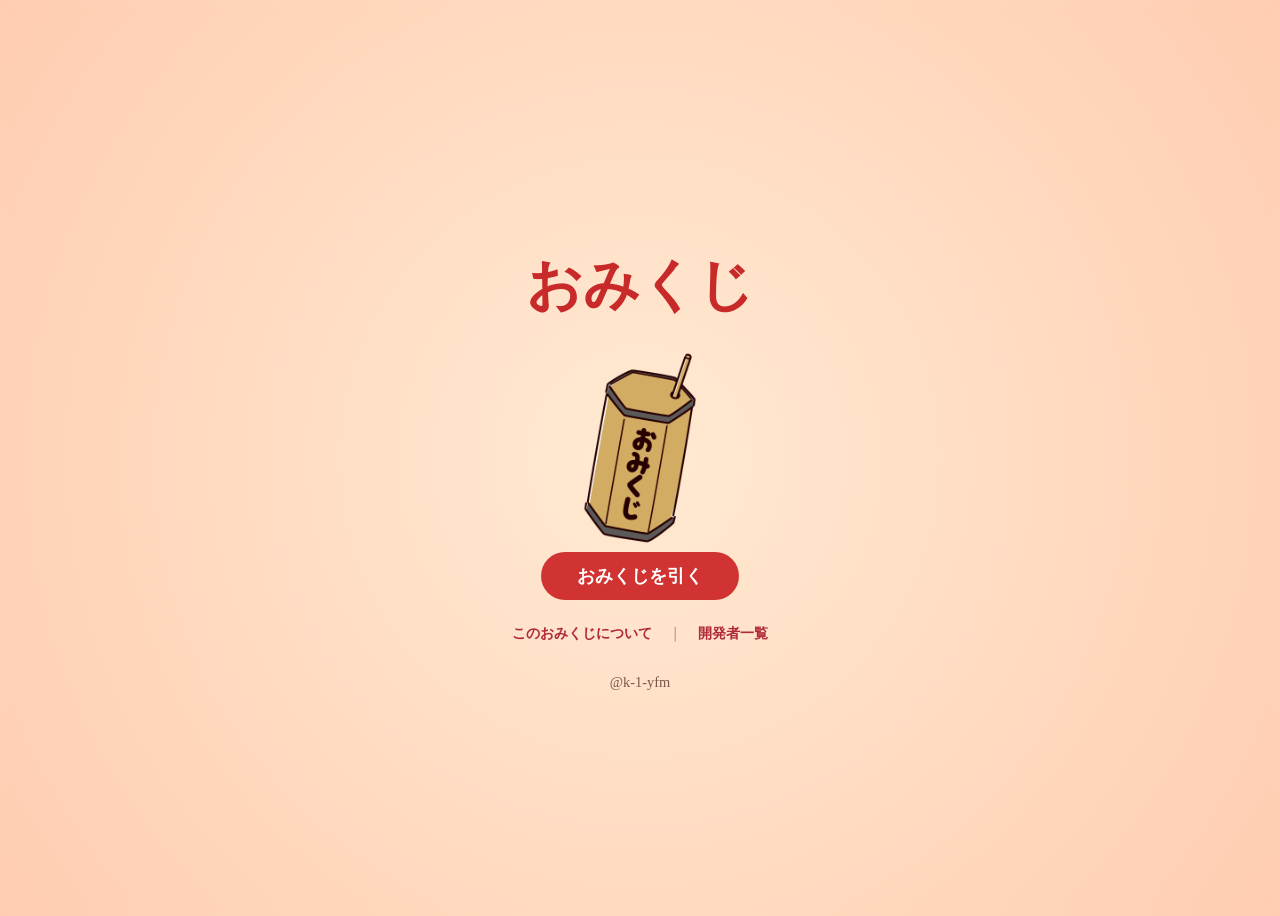
<file: index.html>
<!DOCTYPE html>
<html lang="ja">
<head>
    <meta charset="UTF-8">
    <meta name="viewport" content="width=device-width, initial-scale=1.0">
    <title>おみくじ</title>
    <link rel="stylesheet" href="./css/style.css">
</head>
<body>
    <div id="js-topPage">
        <div class="top-page">
            <div class="title">
                <h1>おみくじ</h1>
            </div>
            <div class="omikuji-image">
                <img src="./img/omikuji.png" alt="おみくじ" width="200">
            </div>
            <div class="draw-button">
                <button id="js-drawButton">おみくじを引く</button>
            </div>
            <div class="footer">
                <div class="footer-links">
                    <div class="footer-link">
                        <a href="./about.html">このおみくじについて</a>
                    </div>      
                    <div class="footer-divider">
                        <p>｜</p>
                    </div>
                    <div class="footer-link">
                        <a href="./developers.html">開発者一覧
                        </a>
                    </div>
                </div>
                <div class="footer-credit">
                    <p>@k-1-yfm</p>
                </div>
            </div>
        </div>
    </div>
    <div id="js-omikujiPage">
    </div>
    <script src="./js/main.js"></script>
</body>
</html>
</file>
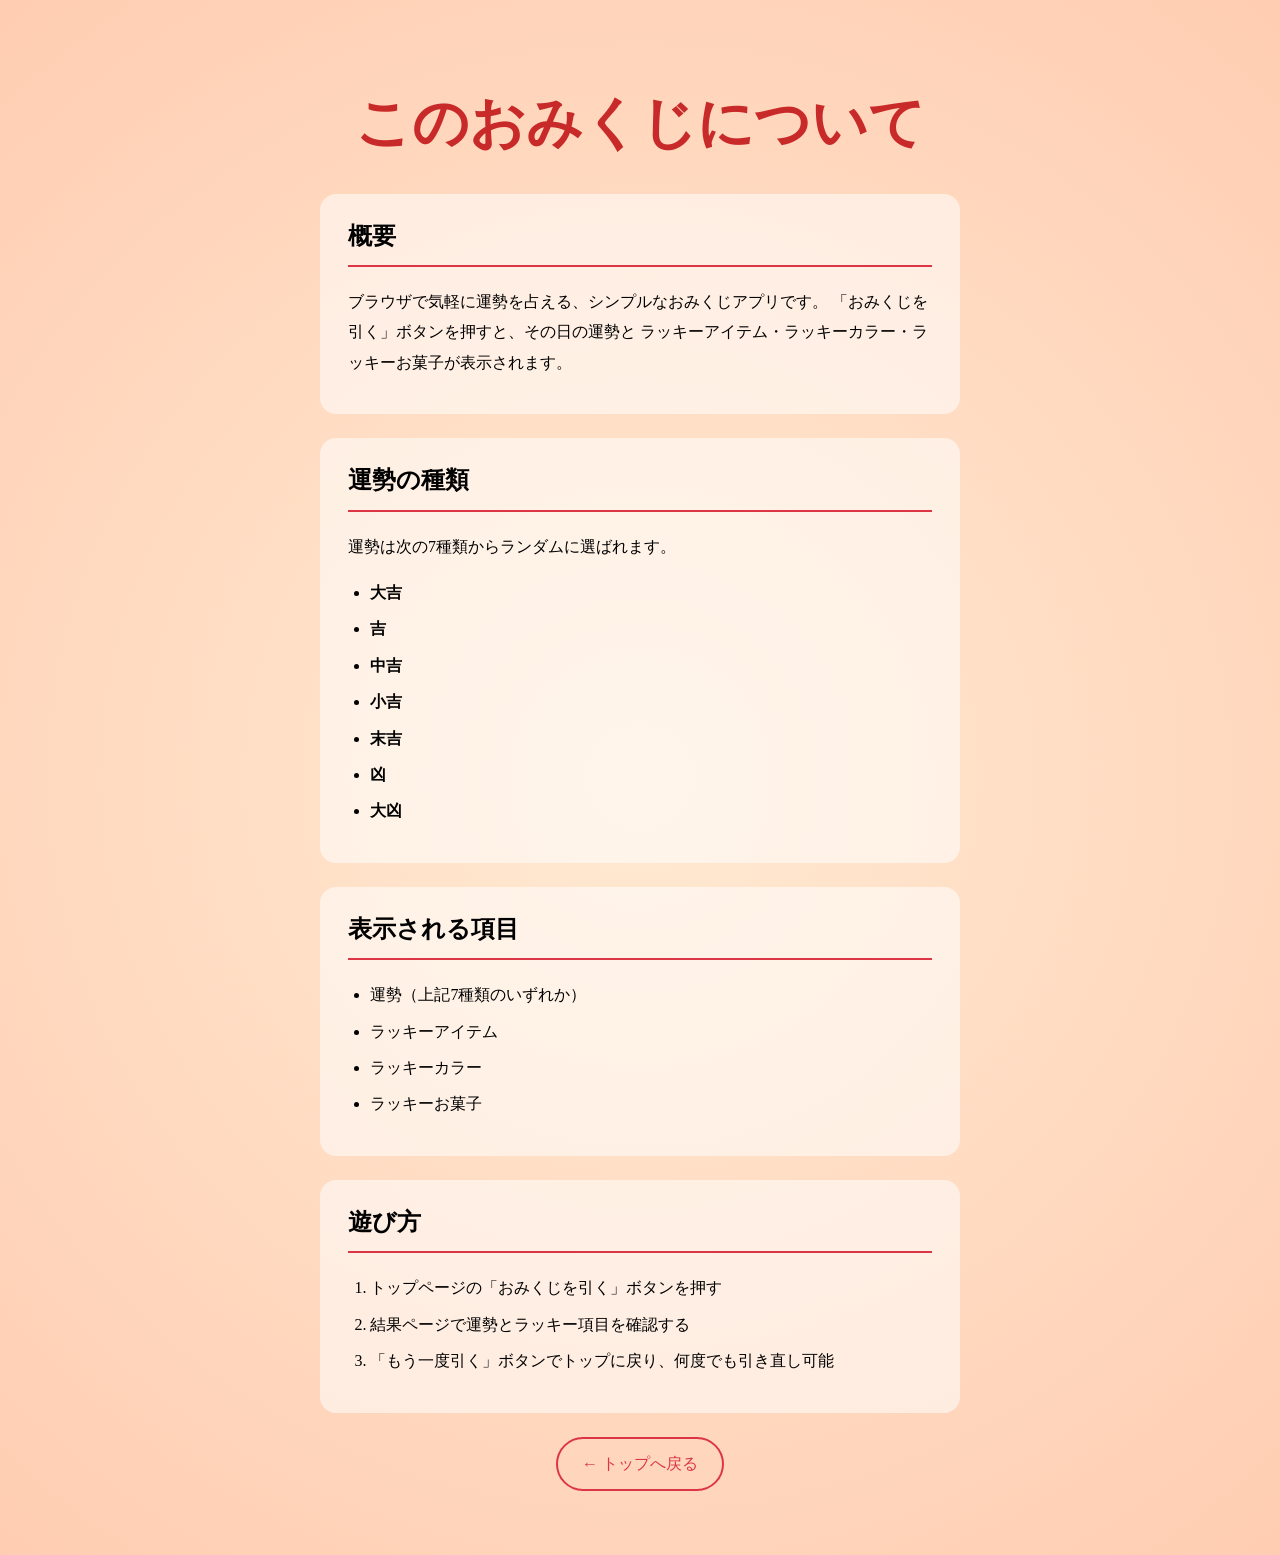
<file: about.html>
<!DOCTYPE html>
<html lang="ja">
  <head>
    <meta charset="UTF-8" />
    <meta name="viewport" content="width=device-width, initial-scale=1.0" />
    <title>このおみくじについて</title>
    <link rel="stylesheet" href="./css/style.css" />
  </head>
  <body>
    <header>
      <h1>このおみくじについて</h1>
    </header>

    <main>
      <section>
        <h2>概要</h2>
        <p>
          ブラウザで気軽に運勢を占える、シンプルなおみくじアプリです。
          「おみくじを引く」ボタンを押すと、その日の運勢と
          ラッキーアイテム・ラッキーカラー・ラッキーお菓子が表示されます。
        </p>
      </section>

      <section>
        <h2>運勢の種類</h2>
        <p>運勢は次の7種類からランダムに選ばれます。</p>
        <ul>
          <li><strong>大吉</strong></li>
          <li><strong>吉</strong></li>
          <li><strong>中吉</strong></li>
          <li><strong>小吉</strong></li>
          <li><strong>末吉</strong></li>
          <li><strong>凶</strong></li>
          <li><strong>大凶</strong></li>
        </ul>
      </section>

      <section>
        <h2>表示される項目</h2>
        <ul>
          <li>運勢（上記7種類のいずれか）</li>
          <li>ラッキーアイテム</li>
          <li>ラッキーカラー</li>
          <li>ラッキーお菓子</li>
        </ul>
      </section>

      <section>
        <h2>遊び方</h2>
        <ol>
          <li>トップページの「おみくじを引く」ボタンを押す</li>
          <li>結果ページで運勢とラッキー項目を確認する</li>
          <li>「もう一度引く」ボタンでトップに戻り、何度でも引き直し可能</li>
        </ol>
      </section>

      <nav>
        <a href="./index.html">← トップへ戻る</a>
      </nav>
    </main>
  </body>
</html>
</file>
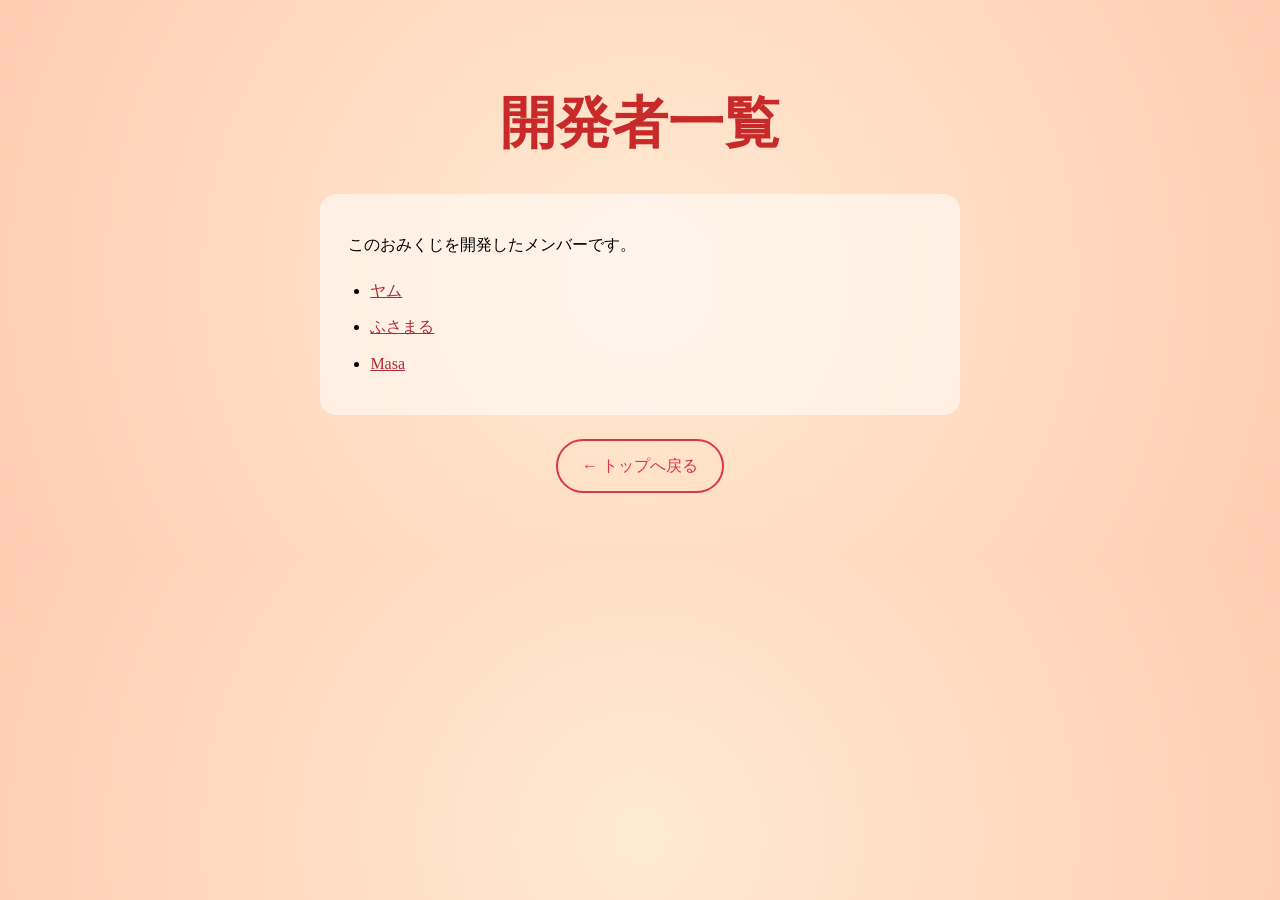
<file: developers.html>
<!DOCTYPE html>
<html lang="ja">
  <head>
    <meta charset="UTF-8" />
    <meta name="viewport" content="width=device-width, initial-scale=1.0" />
    <title>開発者一覧</title>
    <link rel="stylesheet" href="./css/style.css" />
  </head>
  <body>
    <header>
      <h1>開発者一覧</h1>
    </header>

    <main>
      <section>
        <p>このおみくじを開発したメンバーです。</p>

        <ul>
          <li>
            <a href="https://github.com/2yum7" target="_blank" rel="noopener noreferrer">ヤム</a>
          </li>
          <li>
            <a href="https://github.com/Tak943" target="_blank" rel="noopener noreferrer">ふさまる</a>
          </li>
          <li>
            <a href="https://github.com/masa607" target="_blank" rel="noopener noreferrer">Masa</a>
          </li>
        </ul>
      </section>

      <nav>
        <a href="./index.html">← トップへ戻る</a>
      </nav>
    </main>
  </body>
</html>
</file>
<file: css/style.css>
:root{
}

body {
    background: radial-gradient(circle, #FFEAD2 0%, #FFCDB2 100%);
}

.top-page {
    background: radial-gradient(circle, #FFEAD2 0%, #FFCDB2 100%);
    height: 100vh;
    display: flex;
    flex-direction: column;
    justify-content: center;
    align-items: center;
}

/* --- おみくじを引くボタン（調整・エフェクト追加） --- */
.draw-button button {
    background-color: #d13232;
    color: #ffffff;
    border: none;
    border-radius: 25px; 
    padding: 12px 36px; 
    font-size: 1.1rem;
    font-family: inherit;
    font-weight: bold; 
    cursor: pointer;    
    transition: background-color 0.2s, transform 0.1s, opacity 0.2s;
}

/* ボタンにホバーした時のエフェクト（少し濃い赤に） */
.draw-button button:hover {
    background-color: #b52626;
}

/* ボタンを押した瞬間のカチッとした動き */
.draw-button button:active {
    transform: scale(0.97);
}

h1
{
    font-size: 3.5rem;
    color: #c82a2a;
    margin-bottom: 24px;
}

/* --- フッター全体のレイアウト --- */
.footer {
    display: flex;
    flex-direction: column;
    align-items: center; 
    margin-top: 24px;
}

/* フッターリンクの文字調整 */
.footer-links {
    font-size: 0.9rem;
    font-weight: bold;
    display: flex;
    gap: 16px;
    align-items: center;
}

/* リンク単体の色とホバー演出 */
.footer-links a {
    color: #b02a37; 
    text-decoration: none;
}

.footer-links a:hover {
    text-decoration: underline; /* マウスを乗せたら下線を出す */
}

/* 区切り線「｜」の色調整 */
.footer-divider p {
    color: #cca491; 
    margin: 0;
}

/* クレジットの微調整 */
.footer-credit {
    margin-top: 16px; 
    font-size: 0.9rem;
    color: #7a5848; 
    text-align: center;
}

/* おみくじ画像のアニメーション */

.omikuji-image img.shake {
  animation: shake 1.5s ease forwards;
}
@keyframes shake {
  /* 前半:揺れ */
  0%   { transform: translateX(0) rotate(0) scale(1); }
  10%  { transform: translateX(-8px) rotate(-5deg) scale(1); }
  20%  { transform: translateX(8px) rotate(5deg) scale(1); }
  30%  { transform: translateX(-6px) rotate(-3deg) scale(1); }
  40%  { transform: translateX(6px) rotate(3deg) scale(1); }
  50%  { transform: translateX(0) rotate(0) scale(1); }
  /* 後半:拡大 */
  100% { transform: translateX(0) rotate(0) scale(1.15); }
}



/* おみくじページのためのスタイル */

[hidden] {
  display: none !important;
}

.omikuji-wrapper {
  /* 外側の赤い太枠 */
  border: 4px solid #c82a2a;
  background-color: #ffffff;
  padding: 4px; /* 太枠と細枠の間の白い隙間 */
  max-width: 400px; /* おみくじの最大幅 */
  margin: 0 auto; /* 中央寄せ */
  color: #c82a2a;
}

/* 内側の赤い細枠 */
.omikuji-inner {
  border: 1px solid #c82a2a;
  padding: 20px;
  display: flex;
  flex-direction: column;
  align-items: center;
}

/* --- タイトル（大吉など） --- */
.omikuji-title {
  font-size: 4rem;
  margin: 10px 0;
  text-align: center;
  font-weight: bold;
}

/* --- 区切り線 --- */
.omikuji-divider {
  border: none;
  border-top: 2px solid #eababa;
  width: 90%;
  margin: 20px 0;
}

/* --- メッセージ文 --- */
.omikuji-message {
  font-size: 1.1rem;
  line-height: 1.8;
  text-align: left;
  width: 90%;
  margin: 0;
}

/* --- ラッキー要素のセクション --- */
.lucky-section {
  text-align: center;
  width: 100%;
}

.lucky-title {
  font-size: 1.1rem;
  margin-bottom: 10px;
  display: flex;
  justify-content: center;
  align-items: center;
  gap: 8px; /* 文字とお花マークの隙間 */
}

.lucky-result {
  font-size: 1.5rem;
  margin: 0;
}

/* --- ボタン --- */
.redraw-btn {
  background-color: #d13232;
  color: #ffffff;
  border: none;
  border-radius: 25px; /* ボタンを丸くする */
  padding: 12px 30px;
  font-size: 1.1rem;
  font-family: inherit;
  cursor: pointer;
  margin-top: 20px;
  transition: opacity 0.2s;
}

/* ボタンにホバーした時のエフェクト */
.redraw-btn:hover {
  opacity: 0.8;
}



/* ===== （about / developers） ===== */
header {
    text-align: center;
    padding: 40px 16px 8px;
}

main {
    max-width: 640px;
    margin: 0 auto;
    padding: 0 24px 56px;
    line-height: 1.9;
}

main section {
    background: rgba(255, 255, 255, 0.55);
    border-radius: 16px;
    padding: 20px 28px;
    margin-bottom: 24px;
}

/* 下線を設定 */
main h2 {
    margin-top: 0;
    padding-bottom: 6px;
    border-bottom: 2px solid #dc3545;
}

main ul,
main ol {
    padding-left: 1.4em;
}

main li {
    margin-bottom: 6px;
}

main a {
    color: #b02a37;
}

nav {
    text-align: center;
    margin-top: 8px;
}

nav a {
    display: inline-block;
    padding: 10px 24px;
    border: 2px solid #dc3545;
    border-radius: 999px;
    text-decoration: none;
    color: #dc3545;
    transition: background 0.2s, color 0.2s;
}

nav a:hover {
    background: #dc3545;
    color: #fff;
}
</file>
